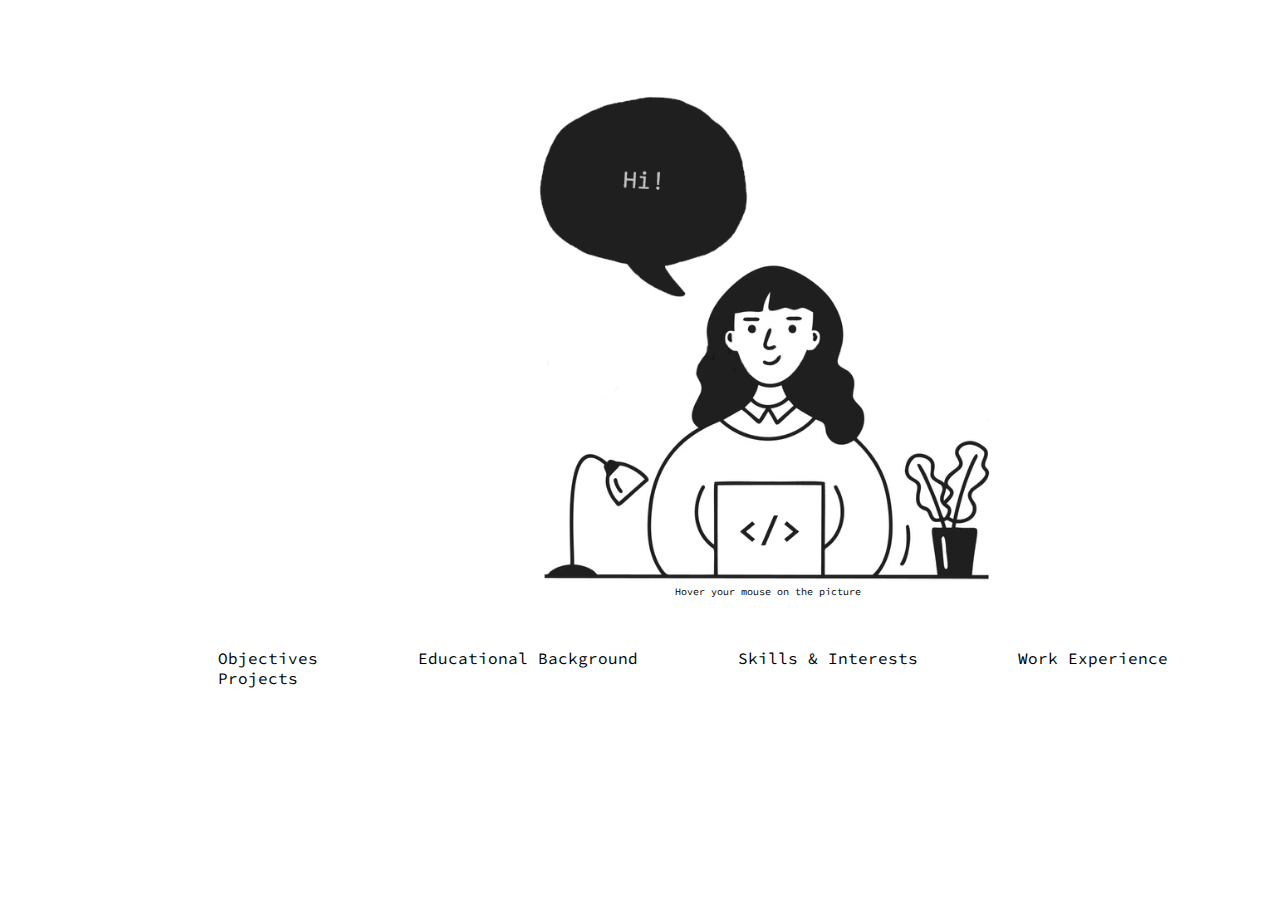
<file: index.html>
<!DOCTYPE html>
<html lang="en">
<head>
    <meta charset="UTF-8">
    <meta http-equiv="X-UA-Compatible" content="IE=edge">
    <meta name="viewport" content="width=device-width, initial-scale=1.0">
    <title>Arriene Kaye Aquino | Portfolio</title>
    <link rel="stylesheet" href="style/styles.css"/>
</head>
<body>
    <div class="parent-container landing-page">
        <div class="container">
            <div class="image">
                <!-- <img src="../img/b-and-w-girl.png"> -->
            </div>
            <div class="brief-description">
                <!-- <p>Hi! I am Arriene Kaye L. Aquino. I am a software developer.</p> -->
                <p class="x-small">Hover your mouse on the picture</p>
            </div>
            <div class="menu-container">
                <div class="menu">
                <div class="link">
                    <a class="center-text" href="objectives.html">Objectives</a>
                </div>
                <div class="link">
                    <a class="center-text" href="educational-background.html">Educational Background</a>
                </div>
                <div class="link">
                    <a class="center-text" href="skills-and-interests.html">Skills & Interests</a>
                </div>
                <div class="link">
                    <a class="center-text" href="work-experience.html">Work Experience</a>
                </div>
                <div class="link">
                    <a class="center-text" href="projects.html">Projects</a>
                </div>
            </div>
            </div>
        </div>
    </div>
    <div>
    </div>
    <div>
    </div>
</body>
</html>
</file>
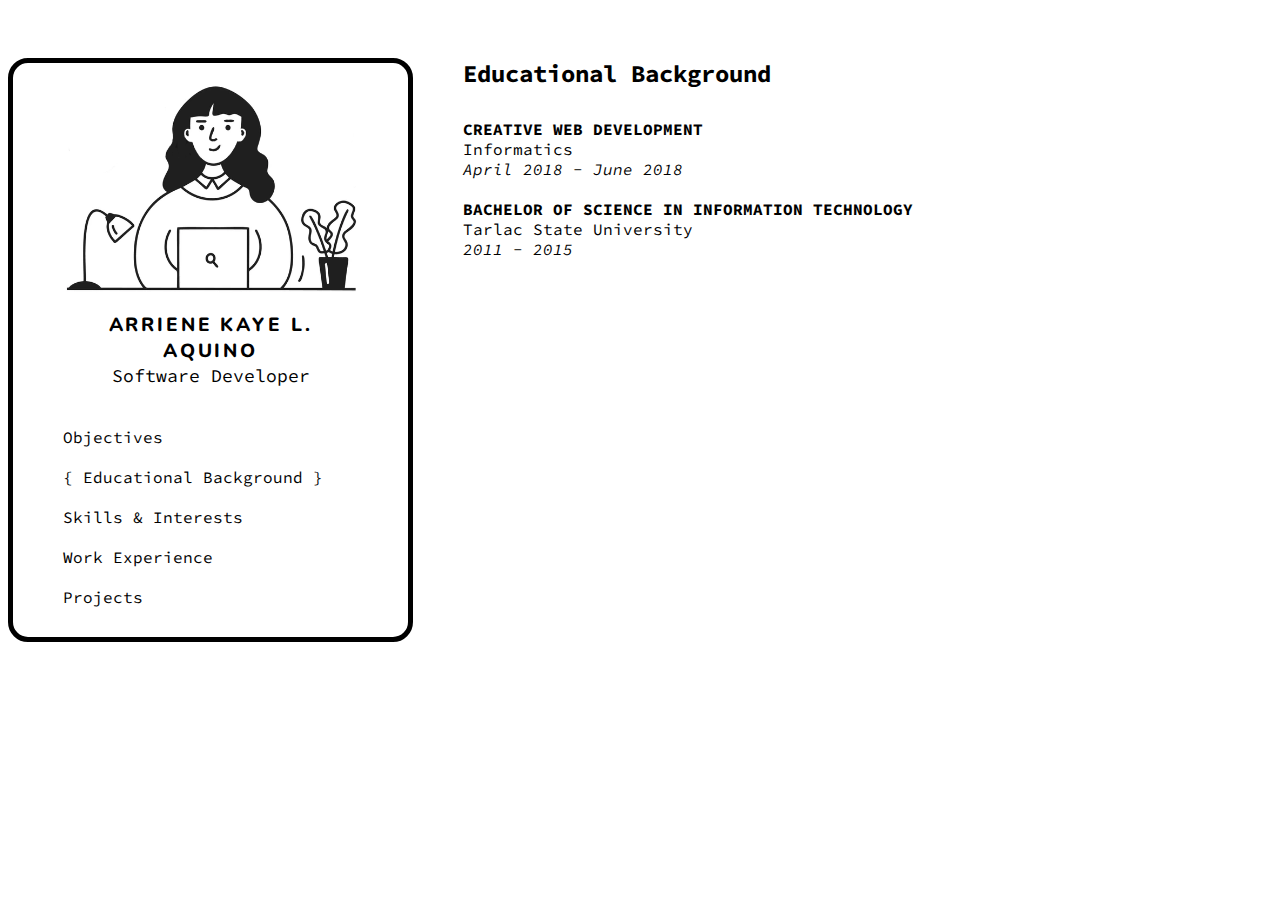
<file: educational-background.html>
<!DOCTYPE html>
<html lang="en">
<head>
    <meta charset="UTF-8">
    <meta http-equiv="X-UA-Compatible" content="IE=edge">
    <meta name="viewport" content="width=device-width, initial-scale=1.0">
    <title>Arriene Kaye Aquino | Portfolio</title>
    <link rel="stylesheet" href="style/styles.css"/>
</head>
<body>
    <div class="parent-container">
        <div class="container">
            <div class="left-panel">
                <div class="content-container">
                    <div class="image">
                        <img src="img/b-and-w-girl.png" alt="girl-programmer-drawing">
                    </div>
                    <div class="header-title">
                        <a href="index.html"><p class="name center-text">ARRIENE KAYE L. AQUINO</p><p class="position center-text">Software Developer</p></a>
                    </div>
                    <div class="menu">
                        <div class="link">
                            <a href="objectives.html">Objectives</a>
                        </div>
                        <div class="link">
                            <p>{ Educational Background }</p>
                        </div>
                        <div class="link">
                            <a href="skills-and-interests.html">Skills & Interests</a>
                        </div>
                        <div class="link">
                            <a href="work-experience.html">Work Experience</a>
                        </div>
                        <div class="link">
                            <a href="projects.html">Projects</a>
                        </div>
                    </div>
                </div>
            </div>
            <div class="right-panel">
                <div class="content-container">
                    <div>
                        <div class="content-title"><h2>Educational Background</h2></div>
                        <div class="content-details">
                            <strong>CREATIVE WEB DEVELOPMENT</strong>
                            <p>Informatics</p>
                            <p class="italic">April 2018 - June 2018</p>
                        </div>
                        <div class="content-details">
                            <strong>BACHELOR OF SCIENCE IN INFORMATION TECHNOLOGY</strong>
                            <p>Tarlac State University</p>
                            <p class="italic">2011 - 2015</p>
                        </div>
                    </div>
                </div>
            </div>
        </div>
    </div>
</body>
</html>
</file>
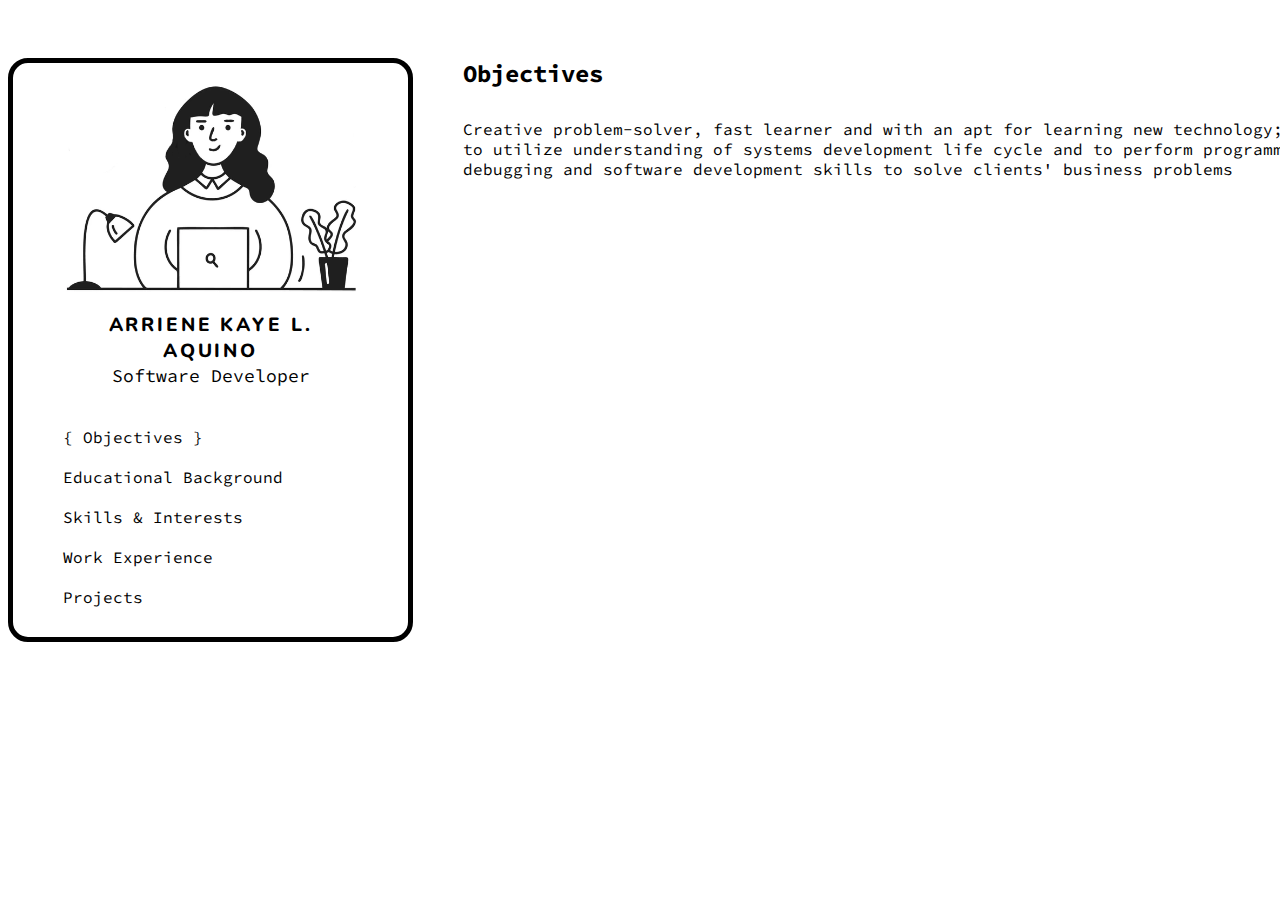
<file: objectives.html>
<!DOCTYPE html>
<html lang="en">
<head>
    <meta charset="UTF-8">
    <meta http-equiv="X-UA-Compatible" content="IE=edge">
    <meta name="viewport" content="width=device-width, initial-scale=1.0">
    <title>Arriene Kaye Aquino | Portfolio</title>
    <link rel="stylesheet" href="style/styles.css"/>
</head>
<body>
    <div class="parent-container">
        <div class="container">
            <div class="left-panel">
                <div class="content-container">
                    <div class="image">
                        <img src="img/b-and-w-girl.png" alt="girl-programmer-drawing">
                    </div>
                    <div class="header-title">
                        <a href="index.html"><p class="name center-text">ARRIENE KAYE L. AQUINO</p><p class="position center-text">Software Developer</p></a>
                    </div>
                    <div class="menu">
                        <div class="link">
                            <p>{ Objectives }</p>
                        </div>
                        <div class="link">
                            <a href="educational-background.html">Educational Background</a>
                        </div>
                        <div class="link">
                            <a href="skills-and-interests.html">Skills & Interests</a>
                        </div>
                        <div class="link">
                            <a href="work-experience.html">Work Experience</a>
                        </div>
                        <div class="link">
                            <a href="projects.html">Projects</a>
                        </div>
                    </div>
                </div>
            </div>
            <div class="right-panel">
                <div class="content-container">
                    <div>
                        <div class="content-title"><h2>Objectives</h2></div>
                        <p>Creative problem-solver, fast learner and with an apt for learning new technology; seeking to utilize understanding of systems development life cycle and to perform programming and debugging and software development skills to solve clients' business problems</p>
                    </div>
                </div>
            </div>
        </div>
    </div>
</body>
</html>
</file>
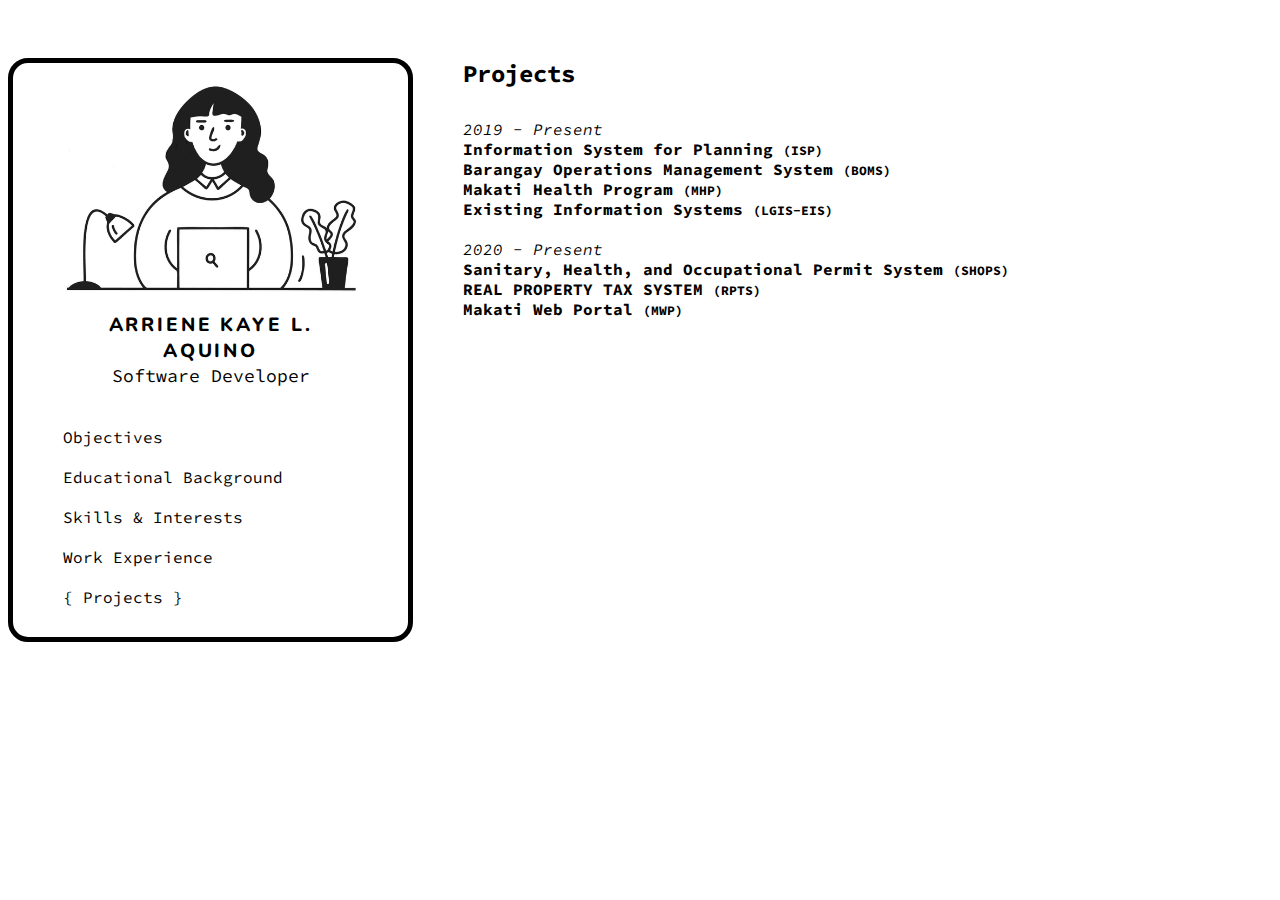
<file: projects.html>
<!DOCTYPE html>
<html lang="en">
<head>
    <meta charset="UTF-8">
    <meta http-equiv="X-UA-Compatible" content="IE=edge">
    <meta name="viewport" content="width=device-width, initial-scale=1.0">
    <title>Arriene Kaye Aquino | Portfolio</title>
    <link rel="stylesheet" href="style/styles.css"/>
</head>
<body>
    <div class="parent-container">
        <div class="container">
            <div class="left-panel">
                <div class="content-container">
                    <div class="image">
                        <img src="img/b-and-w-girl.png" alt="girl-programmer-drawing">
                    </div>
                    <div class="header-title">
                        <a href="index.html"><p class="name center-text">ARRIENE KAYE L. AQUINO</p><p class="position center-text">Software Developer</p></a>
                    </div>
                    <div class="menu">
                        <div class="link">
                            <a href="objectives.html">Objectives</a>
                        </div>
                        <div class="link">
                            <a href="educational-background.html">Educational Background</a>
                        </div>
                        <div class="link">
                            <a href="skills-and-interests.html">Skills & Interests</a>
                        </div>
                        <div class="link">
                            <a href="work-experience.html">Work Experience</a>
                        </div>
                        <div class="link">
                            <p>{ Projects }</p>
                        </div>
                    </div>
                </div>
            </div>
            <div class="right-panel">
                <div class="content-container">
                    <div>
                        <div class="content-title"><h2>Projects</h2></div>
                        <div class="content-details">
                            <p class="italic">2019 - Present</p>
                            <p><strong>Information System for Planning <span class="small">(ISP)</span></strong></p>
                            <p><strong>Barangay Operations Management System <span class="small">(BOMS)</span></strong></p>
                            <p><strong>Makati Health Program <span class="small">(MHP)</span></strong></p>
                            <p><strong>Existing Information Systems <span class="small">(LGIS-EIS)</span></strong></p>
                        </div>
                        
                        <div class="content-details">
                            <p class="italic">2020 - Present</p>
                            <p><strong>Sanitary, Health, and Occupational Permit System <span class="small">(SHOPS)</span></strong></p>
                            <p><strong>REAL PROPERTY TAX SYSTEM <span class="small">(RPTS)</span></strong></p>
                            <p><strong>Makati Web Portal <span class="small">(MWP)</span></strong></p>
                        </div>
                    </div>
                </div>
            </div>
        </div>
    </div>
</body>
</html>
</file>
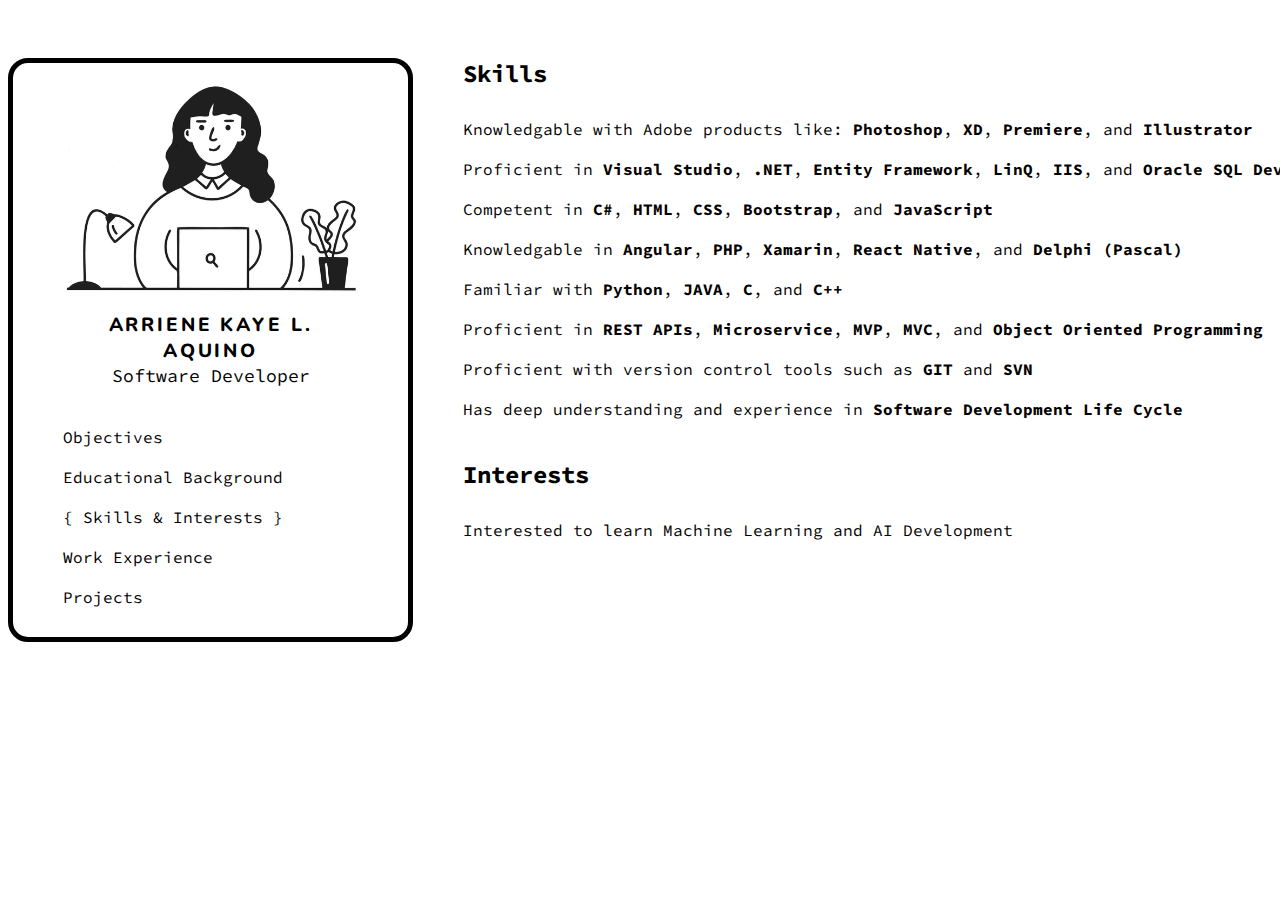
<file: skills-and-interests.html>
<!DOCTYPE html>
<html lang="en">
<head>
    <meta charset="UTF-8">
    <meta http-equiv="X-UA-Compatible" content="IE=edge">
    <meta name="viewport" content="width=device-width, initial-scale=1.0">
    <title>Arriene Kaye Aquino | Portfolio</title>
    <link rel="stylesheet" href="style/styles.css"/>
</head>
<body>
    <div class="parent-container">
        <div class="container">
            <div class="left-panel">
                <div class="content-container">
                    <div class="image">
                        <img src="img/b-and-w-girl.png" alt="girl-programmer-drawing">
                    </div>
                    <div class="header-title">
                        <a href="index.html"><p class="name center-text">ARRIENE KAYE L. AQUINO</p><p class="position center-text">Software Developer</p></a>
                    </div>
                    <div class="menu">
                        <div class="link">
                            <a href="objectives.html">Objectives</a>
                        </div>
                        <div class="link">
                            <a href="educational-background.html">Educational Background</a>
                        </div>
                        <div class="link">
                            <p>{ Skills & Interests }</p>
                        </div>
                        <div class="link">
                            <a href="work-experience.html">Work Experience</a>
                        </div>
                        <div class="link">
                            <a href="projects.html">Projects</a>
                        </div>
                    </div>
                </div>
            </div>
            <div class="right-panel">
                <div class="content-container">
                    <div>
                        <div class="content-title"><h2>Skills</h2></div>
                        <div class="content-details">
                            <p>Knowledgable with Adobe products like: <strong>Photoshop</strong>, <strong>XD</strong>, <strong>Premiere</strong>, and <strong>Illustrator</strong></p>
                        </div>
                        <div class="content-details">
                            <p>Proficient in <strong>Visual Studio</strong>, <strong>.NET</strong>, <strong>Entity Framework</strong>, <strong>LinQ</strong>, <strong>IIS</strong>, and <strong>Oracle SQL Developer</strong></p>
                        </div>
                        <div class="content-details">
                            <p>Competent in <strong>C#</strong>, <strong>HTML</strong>, <strong>CSS</strong>, <strong>Bootstrap</strong>, and <strong>JavaScript</strong></p>
                        </div>
                        <div class="content-details">
                            <p>Knowledgable in <strong>Angular</strong>, <strong>PHP</strong>, <strong>Xamarin</strong>, <strong>React Native</strong>, and <strong>Delphi (Pascal)</strong></p>
                        </div>
                        <div class="content-details">
                            <p>Familiar with <strong>Python</strong>, <strong>JAVA</strong>, <strong>C</strong>, and <strong>C++</strong></p>
                        </div>
                        <div class="content-details">
                            <p>Proficient in <strong>REST APIs</strong>, <strong>Microservice</strong>, <strong>MVP</strong>, <strong>MVC</strong>, and <strong>Object Oriented Programming</strong></p>
                        </div>
                        <div class="content-details">
                            <p>Proficient with version control tools such as <strong>GIT</strong> and <strong>SVN</strong></p>
                        </div>
                        <div class="content-details">
                            <p>Has deep understanding and experience in <strong>Software Development Life Cycle</strong></p>
                        </div>
                        <br>
                        <div class="content-title"><h2>Interests</h2></div>
                        <div class="content-details">
                            <p>Interested to learn Machine Learning and AI Development</p>
                        </div>
                    </div>
                </div>
            </div>
        </div>
    </div>
</body>
</html>
</file>
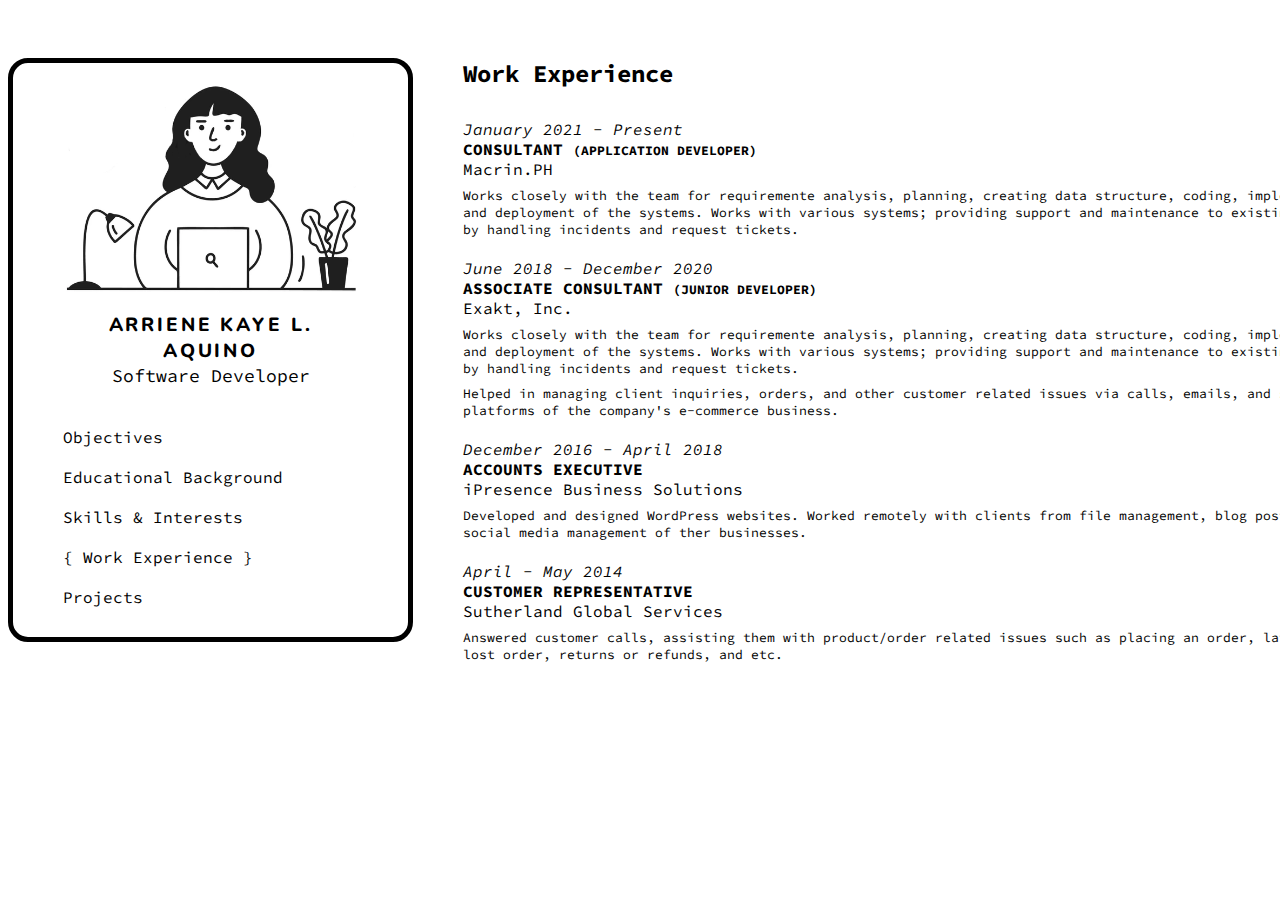
<file: work-experience.html>
<!DOCTYPE html>
<html lang="en">
<head>
    <meta charset="UTF-8">
    <meta http-equiv="X-UA-Compatible" content="IE=edge">
    <meta name="viewport" content="width=device-width, initial-scale=1.0">
    <title>Arriene Kaye Aquino | Portfolio</title>
    <link rel="stylesheet" href="style/styles.css"/>
</head>
<body>
    <div class="parent-container">
        <div class="container">
            <div class="left-panel">
                <div class="content-container">
                    <div class="image">
                        <img src="img/b-and-w-girl.png" alt="girl-programmer-drawing">
                    </div>
                    <div class="header-title">
                        <a href="index.html"><p class="name center-text">ARRIENE KAYE L. AQUINO</p><p class="position center-text">Software Developer</p></a>
                    </div>
                    <div class="menu">
                        <div class="link">
                            <a href="objectives.html">Objectives</a>
                        </div>
                        <div class="link">
                            <a href="educational-background.html">Educational Background</a>
                        </div>
                        <div class="link">
                            <a href="skills-and-interests.html">Skills & Interests</a>
                        </div>
                        <div class="link">
                            <p>{ Work Experience }</p>
                        </div>
                        <div class="link">
                            <a href="projects.html">Projects</a>
                        </div>
                    </div>
                </div>
            </div>
            <div class="right-panel">
                <div class="content-container">
                    <div>
                        <div class="content-title"><h2>Work Experience</h2></div>  
                        <div class="content-details">
                            <p class="italic">January 2021 - Present</p>
                            <strong>CONSULTANT <span class="small">(APPLICATION DEVELOPER)</span></strong>
                            <p>Macrin.PH</p>
                            <p class="small">Works closely with the team for requiremente analysis, planning, creating data structure, coding, implementation, and deployment of the systems. Works with various systems; providing support and maintenance to existing systems by handling incidents and request tickets.</p>
                        </div>
                        
                        <div class="content-details">
                            <p class="italic">June 2018 - December 2020</p>
                            <strong>ASSOCIATE CONSULTANT <span class="small">(JUNIOR DEVELOPER)</span></strong>
                            <p>Exakt, Inc.</p>
                            <p class="small">Works closely with the team for requiremente analysis, planning, creating data structure, coding, implementation, and deployment of the systems. Works with various systems; providing support and maintenance to existing systems by handling incidents and request tickets.</p>
                            <p class="small">Helped in managing client inquiries, orders, and other customer related issues via calls, emails, and social platforms of the company's e-commerce business.</p>
                        </div>

                        <div class="content-details">
                            <p class="italic">December 2016 - April 2018</p>
                            <strong>ACCOUNTS EXECUTIVE</strong>
                            <p>iPresence Business Solutions</p>
                            <p class="small">Developed and designed WordPress websites. Worked remotely with clients from file management, blog posting, and social media management of ther businesses.</p>
                        </div>
                        
                        <div class="content-details">
                            <p class="italic">April - May 2014</p>
                            <strong>CUSTOMER REPRESENTATIVE</strong>
                            <p>Sutherland Global Services</p>
                            <p class="small">Answered customer calls, assisting them with product/order related issues such as placing an order, late delivery, lost order, returns or refunds, and etc.</p>
                        </div>
                    </div>
                </div>
            </div>
        </div>
    </div>
</body>
</html>
</file>
<file: style/styles.css>
@import url("https://fonts.googleapis.com/css?family=Nunito");
@import url("https://fonts.googleapis.com/css?family=Roboto");
@import url("https://fonts.googleapis.com/css?family=Source+Code+Pro");
a {
  color: #000;
  text-decoration: none;
}
body {
  font-family: "Source Code Pro", "Consolas", sans-serif;
}
h1,
h2,
h3,
h4,
h5,
h6,
p {
  margin: 0px;
}
.center-text {
  text-align: center;
}
.container {
  display: inline-block;
  width: 1420px;
}
.content-container {
  padding: 0px 50px;
}
.content-details {
  margin-bottom: 20px;
}
.content-details p.small {
  padding: 8px 0px 0px 0px;
}

.content-title {
  margin-bottom: 30px;
}
.header-title {
  margin: 15px 0px 30px 0px;
}
.image > img {
  position: relative;
  width: 100%;
}
.italic {
  font-style: italic;
}
.left-panel {
  float: left;
  width: 405px;
}
.left-panel .content-container {
  padding-top: 20px;
  padding-bottom: 20px;
  border: 5px solid #000;
  border-radius: 20px;
}
.link:hover a::after {
  content: " }";
}
.link:hover a::before {
  content: "{ ";
}
.link {
  padding: 10px 0px;
}
.name {
  font-family: "Nunito";
  font-size: 19px;
  font-weight: 800;
  letter-spacing: 0.15em;
}
.parent-container {
  display: block;
  margin: auto;
  width: 1420px;
  padding: 50px 0px;
}
.position {
  font-size: 18px;
}
.right-panel {
  float: left;
  width: 1015px;
}
.small {
  font-size: small;
}
.x-small {
  font-size: x-small;
}

/* LANDING PAGE CSS */
.landing-page {
  padding: 50px;
}
.landing-page .image {
  background-image: url("../img/arriene-kaye-aquino.png");
  background-position: center;
  background-repeat: no-repeat;
  background-size: 100%;
  height: 527px;
  margin: auto;
  width: 490px;
}
.landing-page .image:hover {
  background-image: url("../img/arriene-kaye-aquino-hover.png");
}
.landing-page p {
  text-align: center;
}
.landing-page .menu-container {
  display: block;
  margin: auto;
  width: 1200.8px;
}
.landing-page .menu {
  display: inline-block;
  margin-top: 50px;
  width: 1200.8px;
}
.landing-page .link {
  float: left;
  padding: 0px 50px;
}
.landing-page .link:hover {
  padding: 0px 30.8px;
}
</file>
